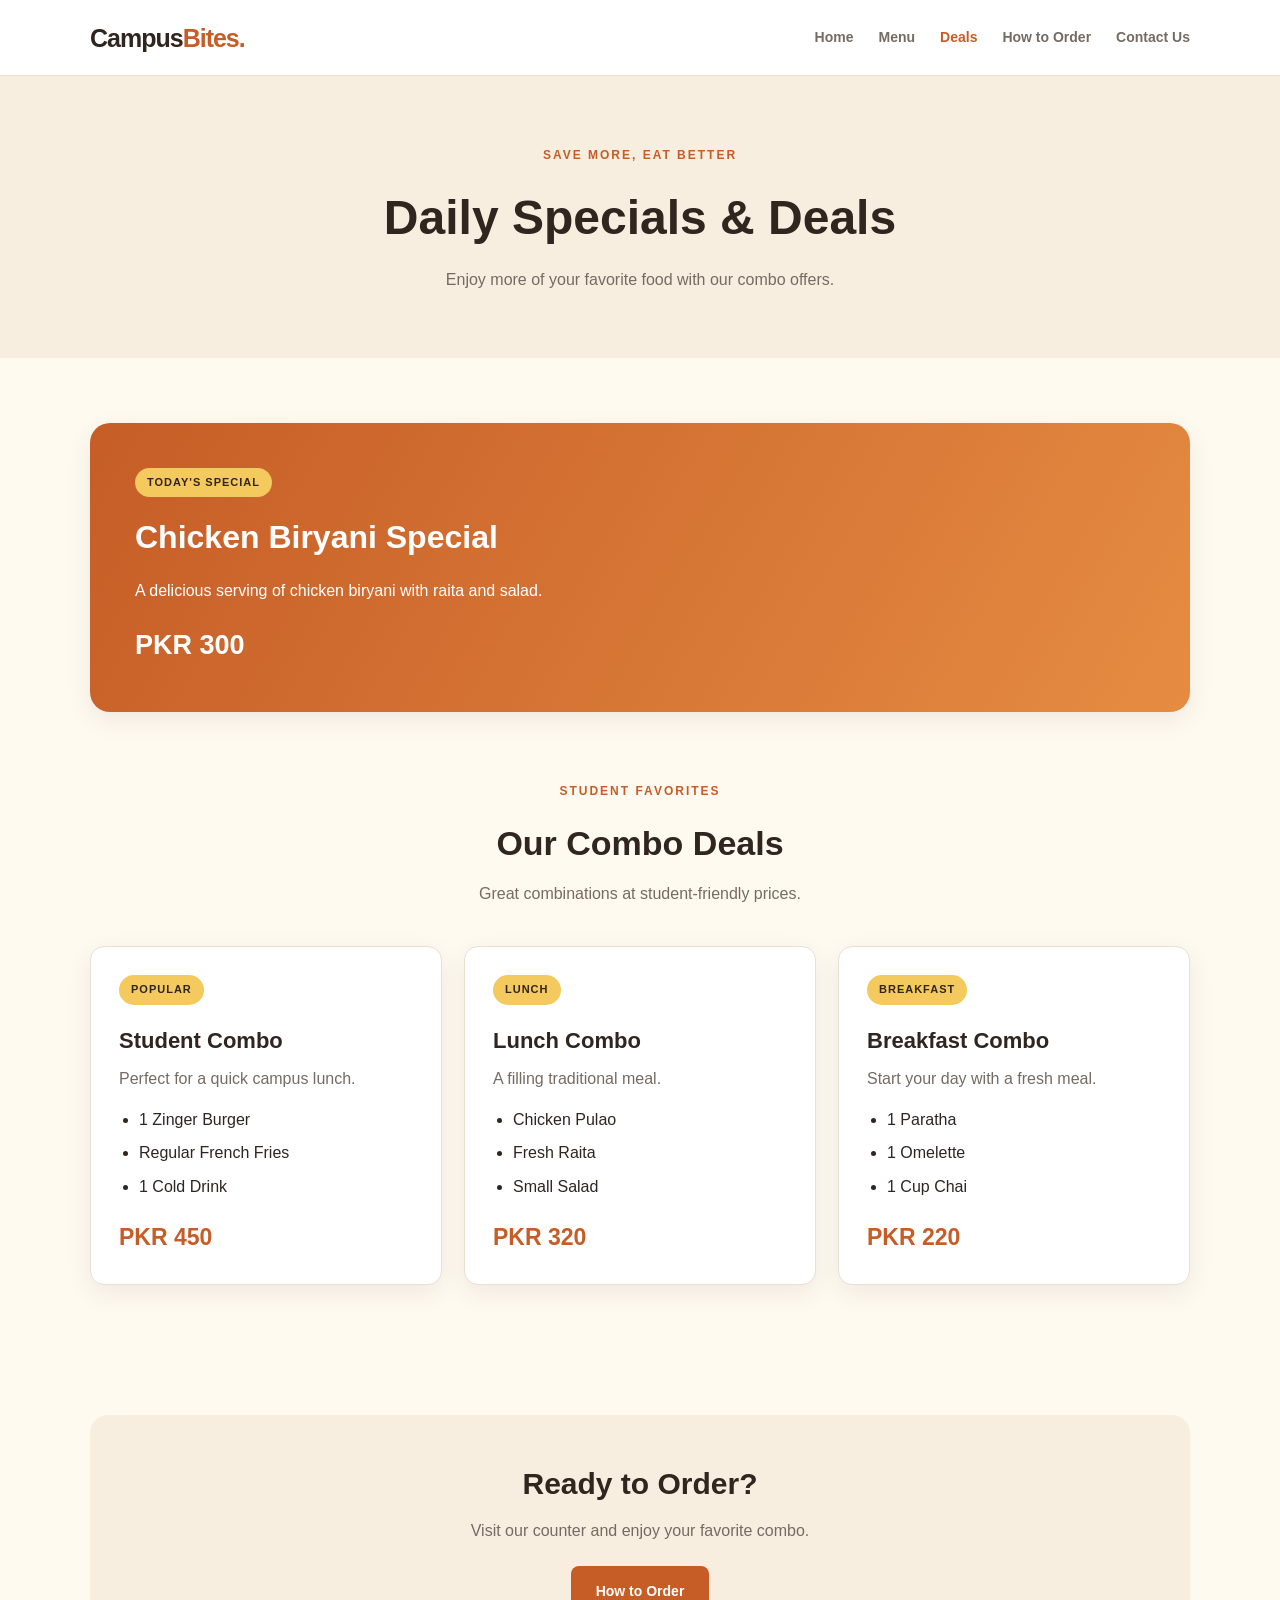
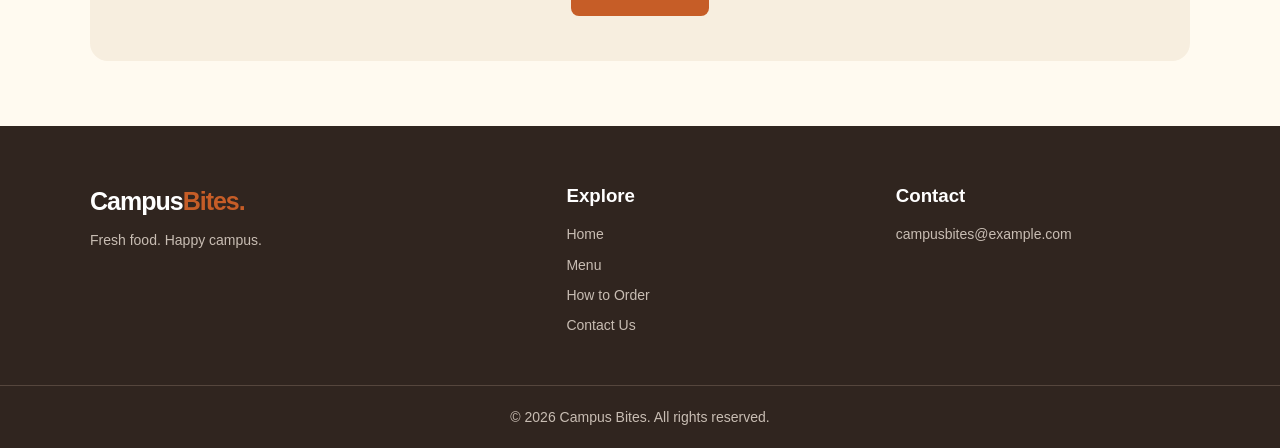
<file: src/deals.html>
<!DOCTYPE html>
<html lang="en">
<head>
    <meta charset="UTF-8">
    <meta name="viewport" content="width=device-width, initial-scale=1.0">
    <title>Campus Bites | Deals</title>
    <link rel="stylesheet" href="../styles/style.css">
</head>
<body>

<header class="site-header">
    <div class="container nav-container">
        <a href="index.html" class="logo">Campus<span>Bites.</span></a>
        <nav class="nav-links">
            <a href="index.html">Home</a>
            <a href="menu.html">Menu</a>
            <a href="deals.html" class="active">Deals</a>
            <a href="order.html">How to Order</a>
            <a href="feedback.html">Contact Us</a>
        </nav>
    </div>
</header>

<main>
    <section class="page-banner">
        <div class="container">
            <span class="eyebrow">SAVE MORE, EAT BETTER</span>
            <h1>Daily Specials & Deals</h1>
            <p>Enjoy more of your favorite food with our combo offers.</p>
        </div>
    </section>

    <section class="section">
        <div class="container">

            <article class="special-card">
                <div>
                    <span class="deal-badge">TODAY'S SPECIAL</span>
                    <h2>Chicken Biryani Special</h2>
                    <p>
                        A delicious serving of chicken biryani
                        with raita and salad.
                    </p>
                    <strong>PKR 300</strong>
                </div>
            </article>

            <div class="section-heading">
                <span class="eyebrow">STUDENT FAVORITES</span>
                <h2>Our Combo Deals</h2>
                <p>Great combinations at student-friendly prices.</p>
            </div>

            <div class="deal-grid">

                <article class="deal-card">
                    <span class="deal-badge">POPULAR</span>
                    <h3>Student Combo</h3>
                    <p>Perfect for a quick campus lunch.</p>
                    <ul>
                        <li>1 Zinger Burger</li>
                        <li>Regular French Fries</li>
                        <li>1 Cold Drink</li>
                    </ul>
                    <strong>PKR 450</strong>
                </article>

                <article class="deal-card">
                    <span class="deal-badge">LUNCH</span>
                    <h3>Lunch Combo</h3>
                    <p>A filling traditional meal.</p>
                    <ul>
                        <li>Chicken Pulao</li>
                        <li>Fresh Raita</li>
                        <li>Small Salad</li>
                    </ul>
                    <strong>PKR 320</strong>
                </article>

                <article class="deal-card">
                    <span class="deal-badge">BREAKFAST</span>
                    <h3>Breakfast Combo</h3>
                    <p>Start your day with a fresh meal.</p>
                    <ul>
                        <li>1 Paratha</li>
                        <li>1 Omelette</li>
                        <li>1 Cup Chai</li>
                    </ul>
                    <strong>PKR 220</strong>
                </article>

            </div>
        </div>
    </section>

    <section class="section">
        <div class="container cta-section">
            <h2>Ready to Order?</h2>
            <p>Visit our counter and enjoy your favorite combo.</p>
            <a href="order.html" class="btn btn-primary">How to Order</a>
        </div>
    </section>
</main>

<footer class="site-footer">
    <div class="container footer-content">
        <div>
            <a href="index.html" class="logo">Campus<span>Bites.</span></a>
            <p>Fresh food. Happy campus.</p>
        </div>
        <div>
            <h3>Explore</h3>
            <a href="index.html">Home</a>
            <a href="menu.html">Menu</a>
            <a href="order.html">How to Order</a>
            <a href="feedback.html">Contact Us</a>
        </div>
        <div>
            <h3>Contact</h3>
            <p>campusbites@example.com</p>
        </div>
    </div>
    <div class="copyright">
        <p>&copy; 2026 Campus Bites. All rights reserved.</p>
    </div>
</footer>

</body>
</html>
</file>
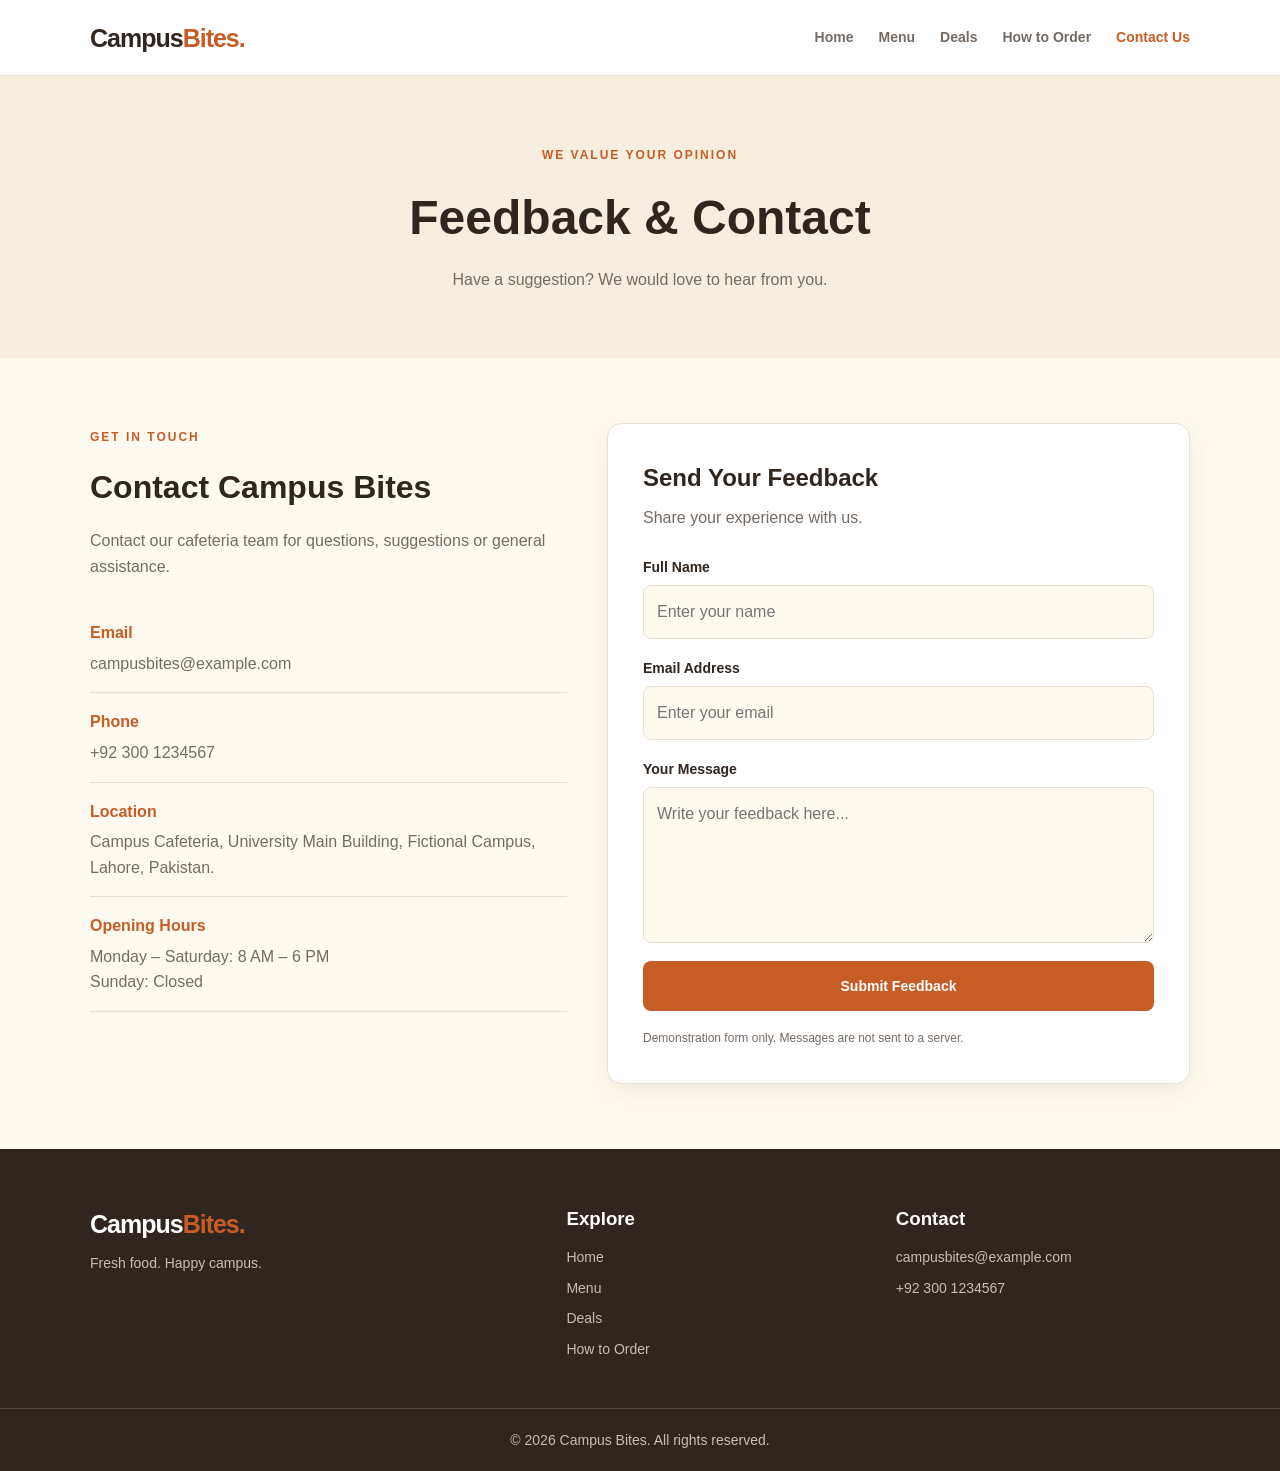
<file: src/feedback.html>
<!DOCTYPE html>
<html lang="en">
<head>
    <meta charset="UTF-8">
    <meta name="viewport" content="width=device-width, initial-scale=1.0">
    <title>Campus Bites | Feedback & Contact</title>
    <link rel="stylesheet" href="../styles/style.css">
</head>
<body>

<header class="site-header">
    <div class="container nav-container">
        <a href="index.html" class="logo">Campus<span>Bites.</span></a>
        <nav class="nav-links">
            <a href="index.html">Home</a>
            <a href="menu.html">Menu</a>
            <a href="deals.html">Deals</a>
            <a href="order.html">How to Order</a>
            <a href="feedback.html" class="active">Contact Us</a>
        </nav>
    </div>
</header>

<main>
    <section class="page-banner">
        <div class="container">
            <span class="eyebrow">WE VALUE YOUR OPINION</span>
            <h1>Feedback & Contact</h1>
            <p>Have a suggestion? We would love to hear from you.</p>
        </div>
    </section>

    <section class="section">
        <div class="container contact-grid">

            <div class="contact-info">
                <span class="eyebrow">GET IN TOUCH</span>
                <h2>Contact Campus Bites</h2>
                <p>
                    Contact our cafeteria team for questions,
                    suggestions or general assistance.
                </p>

                <div class="contact-item">
                    <h3>Email</h3>
                    <p>campusbites@example.com</p>
                </div>

                <div class="contact-item">
                    <h3>Phone</h3>
                    <p>+92 300 1234567</p>
                </div>

                <div class="contact-item">
                    <h3>Location</h3>
                    <p>Campus Cafeteria, University Main Building,
                        Fictional Campus, Lahore, Pakistan.</p>
                </div>

                <div class="contact-item">
                    <h3>Opening Hours</h3>
                    <p>Monday – Saturday: 8 AM – 6 PM</p>
                    <p>Sunday: Closed</p>
                </div>
            </div>

            <div class="feedback-card">
                <h2>Send Your Feedback</h2>
                <p>Share your experience with us.</p>

                <form class="feedback-form" action="#" method="get">

                    <div class="form-group">
                        <label for="name">Full Name</label>
                        <input
                                type="text"
                                id="name"
                                name="name"
                                placeholder="Enter your name"
                                required>
                    </div>

                    <div class="form-group">
                        <label for="email">Email Address</label>
                        <input
                                type="email"
                                id="email"
                                name="email"
                                placeholder="Enter your email"
                                required>
                    </div>

                    <div class="form-group">
                        <label for="message">Your Message</label>
                        <textarea
                                id="message"
                                name="message"
                                rows="5"
                                placeholder="Write your feedback here..."
                                required></textarea>
                    </div>

                    <button type="submit" class="btn btn-primary">
                        Submit Feedback
                    </button>

                    <p class="form-note">
                        Demonstration form only. Messages are not
                        sent to a server.
                    </p>
                </form>
            </div>

        </div>
    </section>
</main>

<footer class="site-footer">
    <div class="container footer-content">
        <div>
            <a href="index.html" class="logo">Campus<span>Bites.</span></a>
            <p>Fresh food. Happy campus.</p>
        </div>
        <div>
            <h3>Explore</h3>
            <a href="index.html">Home</a>
            <a href="menu.html">Menu</a>
            <a href="deals.html">Deals</a>
            <a href="order.html">How to Order</a>
        </div>
        <div>
            <h3>Contact</h3>
            <p>campusbites@example.com</p>
            <p>+92 300 1234567</p>
        </div>
    </div>
    <div class="copyright">
        <p>&copy; 2026 Campus Bites. All rights reserved.</p>
    </div>
</footer>

</body>
</html>
</file>
<file: styles/style.css>
/* =====================================================
   CAMPUS BITES
   Shared Stylesheet
   HTML5 + CSS3
   ===================================================== */


/* =====================================================
   1. CSS VARIABLES
   Owner: Ahmad
   ===================================================== */

:root {
    --primary: #c65d27;
    --primary-dark: #a4471d;
    --accent: #f4c95d;

    --background: #fffaf0;
    --surface: #ffffff;
    --text: #30251f;
    --muted: #756b63;

    --border: #eadfd2;

    --shadow: 0 8px 25px rgba(48, 37, 31, 0.08);

    --radius: 14px;
}


/* =====================================================
   2. RESET AND GLOBAL STYLES
   Owner: Ahmad
   ===================================================== */

* {
    margin: 0;
    padding: 0;
    box-sizing: border-box;
}

html {
    scroll-behavior: smooth;
}

body {
    font-family: Arial, Helvetica, sans-serif;
    background: var(--background);
    color: var(--text);
    line-height: 1.6;
}

img {
    max-width: 100%;
    display: block;
}

a {
    text-decoration: none;
    color: inherit;
}

button,
input,
textarea {
    font: inherit;
}

.container {
    width: min(1100px, 92%);
    margin: 0 auto;
}


/* =====================================================
   3. HEADER AND NAVIGATION
   Owner: Ahmad
   ===================================================== */

.site-header {
    background: var(--surface);
    border-bottom: 1px solid var(--border);
    position: sticky;
    top: 0;
    z-index: 100;
}

.nav-container {
    min-height: 75px;
    display: flex;
    justify-content: space-between;
    align-items: center;
    gap: 20px;
}

.logo {
    font-size: 25px;
    font-weight: 800;
    color: var(--text);
    letter-spacing: -1px;
}

.logo span {
    color: var(--primary);
}

.nav-links {
    display: flex;
    align-items: center;
    gap: 25px;
}

.nav-links a {
    color: var(--muted);
    font-size: 14px;
    font-weight: 600;
    transition: color 0.3s ease;
}

.nav-links a:hover,
.nav-links a.active {
    color: var(--primary);
}


/* =====================================================
   4. BUTTONS
   Owner: Ahmad
   ===================================================== */

.btn {
    display: inline-block;
    padding: 12px 23px;
    border-radius: 8px;
    font-weight: 700;
    font-size: 14px;
    border: 2px solid transparent;
    cursor: pointer;
    transition:
        transform 0.3s ease,
        background 0.3s ease,
        color 0.3s ease;
}

.btn:hover {
    transform: translateY(-3px);
}

.btn-primary {
    background: var(--primary);
    color: white;
}

.btn-primary:hover {
    background: var(--primary-dark);
}

.btn-secondary {
    border-color: var(--primary);
    color: var(--primary);
    background: transparent;
}

.btn-secondary:hover {
    background: var(--primary);
    color: white;
}


/* =====================================================
   5. HERO SECTION
   Owner: Ahmad
   ===================================================== */

.hero {
    padding: 85px 0;
}

.hero-content {
    display: grid;
    grid-template-columns: 1fr 1fr;
    align-items: center;
    gap: 55px;
}

.eyebrow {
    display: inline-block;
    color: var(--primary);
    font-size: 12px;
    font-weight: 800;
    letter-spacing: 2px;
    margin-bottom: 15px;
}

.hero h1 {
    font-size: clamp(38px, 5vw, 58px);
    line-height: 1.15;
    margin-bottom: 20px;
}

.hero h1 span {
    color: var(--primary);
}

.hero-text p {
    max-width: 500px;
    color: var(--muted);
    margin-bottom: 28px;
}

.hero-buttons {
    display: flex;
    flex-wrap: wrap;
    gap: 12px;
}

.hero-image img {
    width: 100%;
    height: 380px;
    object-fit: cover;
    border-radius: 22px;
    box-shadow: var(--shadow);
}


/* =====================================================
   6. GENERAL SECTION STYLES
   Owner: Ahmad
   ===================================================== */

.section {
    padding: 65px 0;
}

.section-heading {
    text-align: center;
    max-width: 650px;
    margin: 0 auto 40px;
}

.section-heading h2 {
    font-size: 34px;
    margin-bottom: 10px;
}

.section-heading p {
    color: var(--muted);
}

.info-grid {
    display: grid;
    grid-template-columns: repeat(3, 1fr);
    gap: 22px;
}

.info-card {
    padding: 28px;
    background: var(--surface);
    border: 1px solid var(--border);
    border-radius: var(--radius);
    box-shadow: var(--shadow);
}

.info-card h2,
.info-card h3 {
    margin-bottom: 12px;
}

.info-card p {
    color: var(--muted);
    margin-bottom: 8px;
}

.location-section {
    background: #f7eedf;
}


/* =====================================================
   7. PAGE BANNER
   Owner: Ahmad
   ===================================================== */

.page-banner {
    padding: 65px 0;
    text-align: center;
    background: #f7eedf;
}

.page-banner h1 {
    font-size: clamp(34px, 5vw, 48px);
    margin-bottom: 10px;
}

.page-banner p {
    color: var(--muted);
}


/* =====================================================
   8. MENU PAGE
   Owner: Husnain
   ===================================================== */

.category-title {
    font-size: 27px;
    margin: 45px 0 20px;
    padding-left: 13px;
    border-left: 5px solid var(--primary);
}

.food-grid {
    display: grid;
    grid-template-columns: repeat(3, 1fr);
    gap: 23px;
}

.food-card {
    overflow: hidden;
    background: var(--surface);
    border: 1px solid var(--border);
    border-radius: var(--radius);
    box-shadow: var(--shadow);
    transition: transform 0.3s ease;
}

.food-card:hover {
    transform: translateY(-6px);
}

.food-card img {
    width: 100%;
    height: 190px;
    object-fit: cover;
}

.food-details {
    padding: 20px;
}

.food-details h3 {
    margin-bottom: 8px;
}

.food-details p {
    color: var(--muted);
    font-size: 14px;
    margin-bottom: 15px;
}

.food-details strong {
    color: var(--primary);
    font-size: 19px;
}


/* =====================================================
   9. DEALS PAGE
   Owner: Ibrahim
   ===================================================== */

.special-card {
    background: linear-gradient(120deg, #c65d27, #e58c42);
    color: white;
    border-radius: 20px;
    padding: 45px;
    margin-bottom: 65px;
    box-shadow: var(--shadow);
}

.special-card h2 {
    font-size: 32px;
    margin: 15px 0;
}

.special-card p {
    max-width: 550px;
    margin-bottom: 20px;
}

.special-card strong {
    font-size: 27px;
}

.deal-badge {
    display: inline-block;
    background: var(--accent);
    color: var(--text);
    padding: 6px 12px;
    border-radius: 30px;
    font-size: 11px;
    font-weight: 800;
    letter-spacing: 1px;
}

.deal-grid {
    display: grid;
    grid-template-columns: repeat(3, 1fr);
    gap: 22px;
}

.deal-card {
    background: var(--surface);
    padding: 28px;
    border: 1px solid var(--border);
    border-radius: var(--radius);
    box-shadow: var(--shadow);
    transition: transform 0.3s ease;
}

.deal-card:hover {
    transform: translateY(-6px);
}

.deal-card h3 {
    font-size: 22px;
    margin: 18px 0 8px;
}

.deal-card p {
    color: var(--muted);
    margin-bottom: 15px;
}

.deal-card ul {
    padding-left: 20px;
    margin-bottom: 20px;
}

.deal-card li {
    margin-bottom: 8px;
}

.deal-card strong {
    color: var(--primary);
    font-size: 23px;
}


/* =====================================================
   10. ORDER PAGE
   Owner: Husnain
   ===================================================== */

.steps-grid {
    display: grid;
    grid-template-columns: repeat(4, 1fr);
    gap: 18px;
}

.step-card {
    background: var(--surface);
    padding: 27px 22px;
    border-radius: var(--radius);
    border: 1px solid var(--border);
    box-shadow: var(--shadow);
    transition: transform 0.3s ease;
}

.step-card:hover {
    transform: translateY(-5px);
}

.step-number {
    display: inline-flex;
    width: 48px;
    height: 48px;
    justify-content: center;
    align-items: center;
    background: var(--accent);
    color: var(--text);
    border-radius: 50%;
    font-weight: 800;
    margin-bottom: 20px;
}

.step-card h3 {
    margin-bottom: 10px;
}

.step-card p {
    color: var(--muted);
    font-size: 14px;
}

.text-link {
    color: var(--primary);
    font-weight: 700;
}


/* =====================================================
   11. FEEDBACK AND CONTACT PAGE
   Owner: Ibrahim
   ===================================================== */

.contact-grid {
    display: grid;
    grid-template-columns: 0.9fr 1.1fr;
    gap: 40px;
    align-items: start;
}

.contact-info h2 {
    font-size: 32px;
    margin-bottom: 15px;
}

.contact-info > p {
    color: var(--muted);
    margin-bottom: 25px;
}

.contact-item {
    padding: 16px 0;
    border-bottom: 1px solid var(--border);
}

.contact-item h3 {
    color: var(--primary);
    font-size: 16px;
    margin-bottom: 5px;
}

.contact-item p {
    color: var(--muted);
}

.feedback-card {
    padding: 35px;
    background: var(--surface);
    border: 1px solid var(--border);
    border-radius: var(--radius);
    box-shadow: var(--shadow);
}

.feedback-card h2 {
    margin-bottom: 8px;
}

.feedback-card > p {
    color: var(--muted);
    margin-bottom: 25px;
}

.feedback-form {
    display: flex;
    flex-direction: column;
    gap: 18px;
}

.form-group {
    display: flex;
    flex-direction: column;
    gap: 7px;
}

.form-group label {
    font-weight: 700;
    font-size: 14px;
}

.form-group input,
.form-group textarea {
    width: 100%;
    padding: 13px;
    border: 1px solid var(--border);
    border-radius: 8px;
    outline: none;
    background: var(--background);
    color: var(--text);
    transition: border 0.3s ease;
}

.form-group input:focus,
.form-group textarea:focus {
    border-color: var(--primary);
}

.form-group textarea {
    resize: vertical;
}

.form-note {
    font-size: 12px;
    color: var(--muted);
}


/* =====================================================
   12. CALL TO ACTION
   Owner: Ahmad
   ===================================================== */

.cta-section {
    text-align: center;
    background: #f7eedf;
    padding: 45px 20px;
    border-radius: 18px;
}

.cta-section h2 {
    font-size: 30px;
    margin-bottom: 10px;
}

.cta-section p {
    color: var(--muted);
    margin-bottom: 22px;
}


/* =====================================================
   13. FOOTER
   Owner: Ahmad
   ===================================================== */

.site-footer {
    background: #30251f;
    color: white;
    padding-top: 55px;
}

.footer-content {
    display: grid;
    grid-template-columns: 1.5fr 1fr 1fr;
    gap: 35px;
    padding-bottom: 40px;
}

.site-footer .logo {
    color: white;
}

.site-footer p {
    color: #c8bdb3;
    font-size: 14px;
    margin-top: 8px;
}

.site-footer h3 {
    margin-bottom: 12px;
}

.footer-content a:not(.logo) {
    display: block;
    color: #c8bdb3;
    margin-bottom: 8px;
    font-size: 14px;
    transition: color 0.3s ease;
}

.footer-content a:hover {
    color: var(--accent);
}

.copyright {
    text-align: center;
    padding: 20px;
    border-top: 1px solid #55463d;
}

.copyright p {
    margin: 0;
}


/* =====================================================
   14. RESPONSIVE DESIGN
   Shared by all members
   ===================================================== */

@media (max-width: 900px) {

    .hero-content {
        grid-template-columns: 1fr;
    }

    .hero-image img {
        height: 320px;
    }

    .steps-grid {
        grid-template-columns: repeat(2, 1fr);
    }

    .food-grid,
    .deal-grid {
        grid-template-columns: repeat(2, 1fr);
    }

    .info-grid {
        grid-template-columns: repeat(2, 1fr);
    }
}

@media (max-width: 600px) {

    .nav-container {
        flex-direction: column;
        padding: 18px 0;
    }

    .nav-links {
        justify-content: center;
        flex-wrap: wrap;
        gap: 12px 18px;
    }

    .nav-links a {
        font-size: 13px;
    }

    .hero {
        padding: 50px 0;
    }

    .hero-content {
        gap: 30px;
    }

    .hero-image img {
        height: 250px;
    }

    .section {
        padding: 45px 0;
    }

    .section-heading h2 {
        font-size: 27px;
    }

    .food-grid,
    .deal-grid,
    .steps-grid,
    .info-grid,
    .contact-grid {
        grid-template-columns: 1fr;
    }

    .special-card {
        padding: 28px;
    }

    .special-card h2 {
        font-size: 25px;
    }

    .feedback-card {
        padding: 22px;
    }

    .footer-content {
        grid-template-columns: 1fr;
        gap: 25px;
    }

    .cta-section h2 {
        font-size: 24px;
    }
}


/* =====================================================
   15. ACCESSIBILITY AND INTERACTION
   Owner: Ahmad
   ===================================================== */

a:focus-visible,
button:focus-visible,
input:focus-visible,
textarea:focus-visible {
    outline: 3px solid var(--accent);
    outline-offset: 3px;
}
</file>
